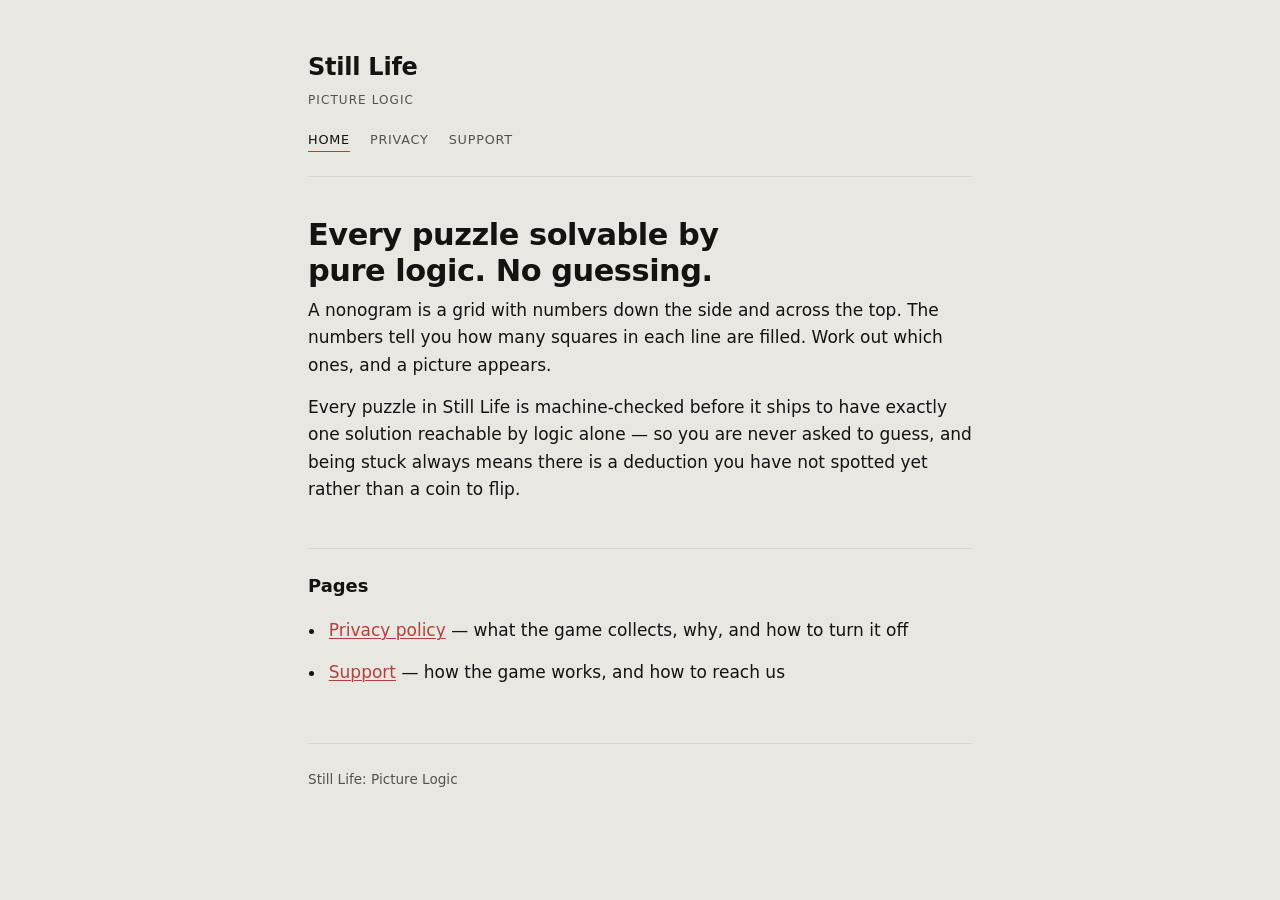
<file: index.html>
<!doctype html>
<html lang="en">
<head>
<meta charset="utf-8">
<meta name="viewport" content="width=device-width, initial-scale=1">
<title>Still Life: Picture Logic</title>
<meta name="description" content="A monochrome nonogram where every puzzle is solvable by pure logic. No guessing.">
<link rel="stylesheet" href="style.css">
</head>
<body>
<div class="wrap">

<header>
  <p class="wordmark">Still Life</p>
  <p class="qualifier">Picture Logic</p>
  <nav>
    <a href="index.html" aria-current="page">Home</a>
    <a href="privacy.html">Privacy</a>
    <a href="support.html">Support</a>
  </nav>
</header>

<h1>Every puzzle solvable by pure logic. No guessing.</h1>

<p>
  A nonogram is a grid with numbers down the side and across the top. The numbers tell you how many
  squares in each line are filled. Work out which ones, and a picture appears.
</p>
<p>
  Every puzzle in Still Life is machine-checked before it ships to have exactly one solution reachable by
  logic alone — so you are never asked to guess, and being stuck always means there is a deduction you
  have not spotted yet rather than a coin to flip.
</p>

<h2>Pages</h2>
<ul>
  <li><a href="privacy.html">Privacy policy</a> — what the game collects, why, and how to turn it off</li>
  <li><a href="support.html">Support</a> — how the game works, and how to reach us</li>
</ul>

<footer>
  <p>Still Life: Picture Logic</p>
</footer>

</div>
</body>
</html>
</file>
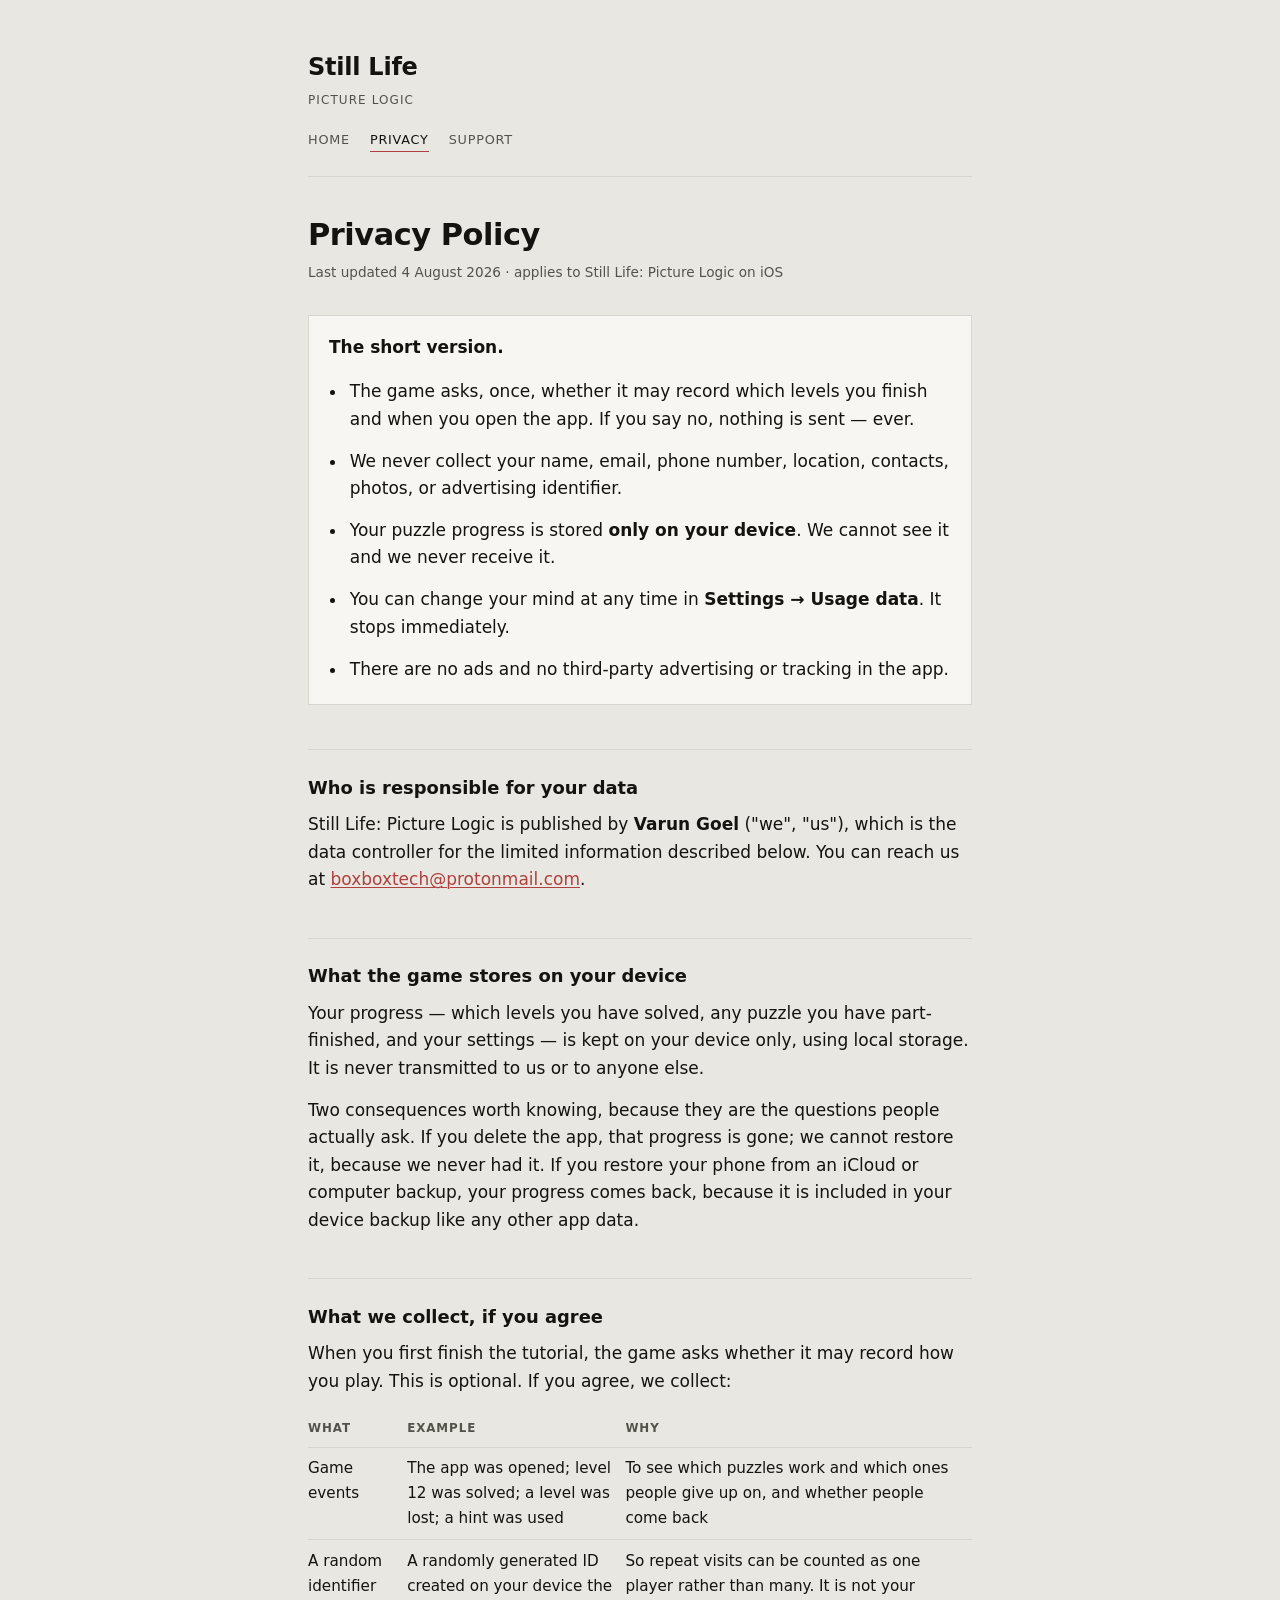
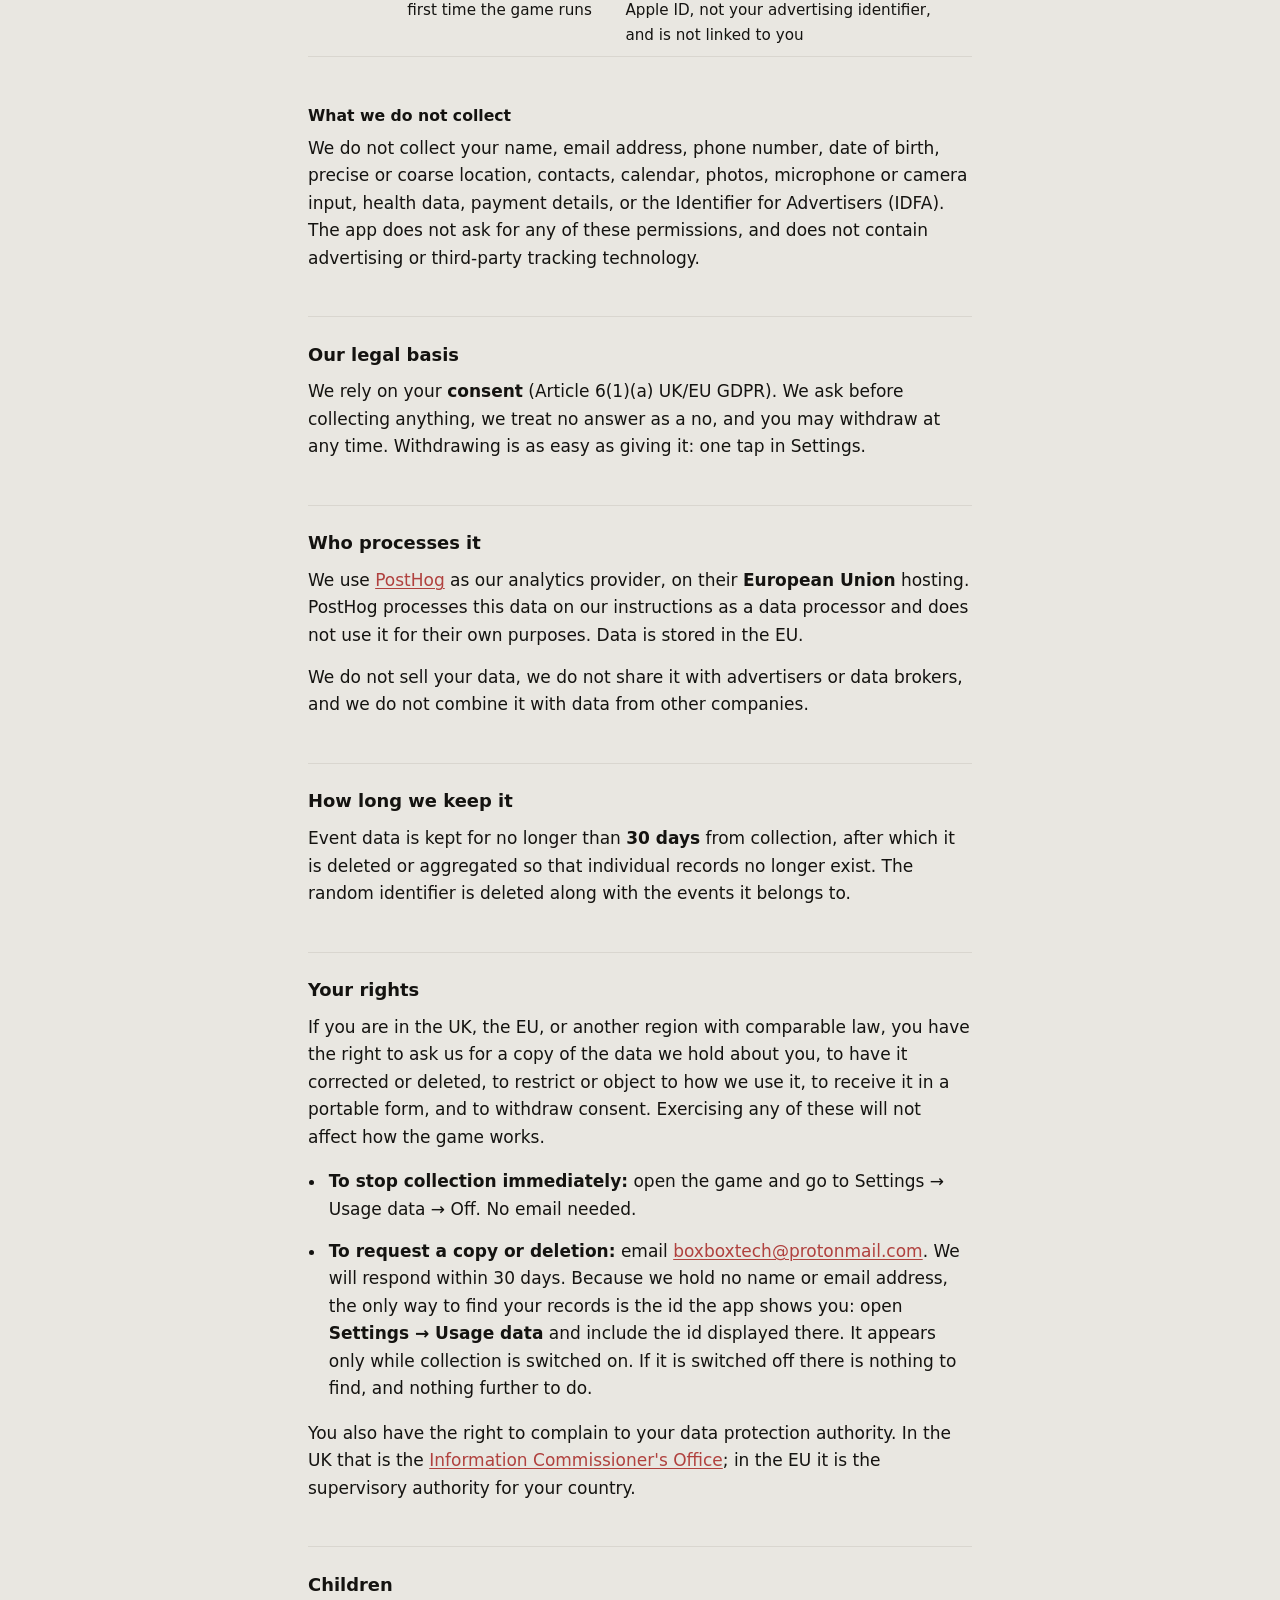
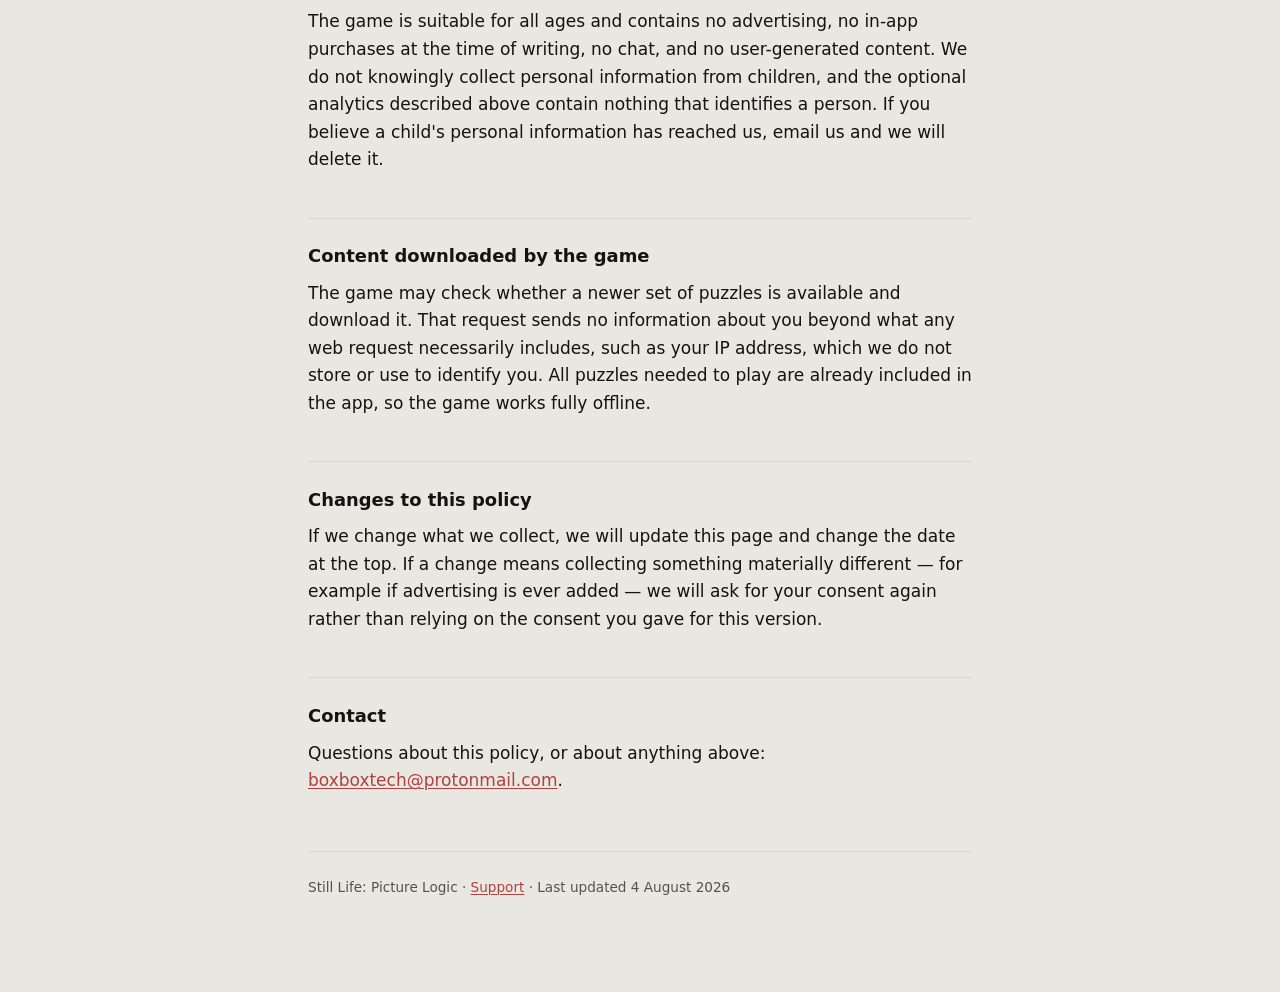
<file: privacy.html>
<!doctype html>
<html lang="en">
<head>
<meta charset="utf-8">
<meta name="viewport" content="width=device-width, initial-scale=1">
<title>Privacy Policy — Still Life: Picture Logic</title>
<meta name="description" content="What Still Life: Picture Logic collects, why, and how to turn it off.">
<link rel="stylesheet" href="style.css">
</head>
<body>
<div class="wrap">

<header>
  <p class="wordmark">Still Life</p>
  <p class="qualifier">Picture Logic</p>
  <nav>
    <a href="index.html">Home</a>
    <a href="privacy.html" aria-current="page">Privacy</a>
    <a href="support.html">Support</a>
  </nav>
</header>

<h1>Privacy Policy</h1>
<p class="updated">Last updated 4 August 2026 · applies to Still Life: Picture Logic on iOS</p>

<div class="summary">
  <p><strong>The short version.</strong></p>
  <ul>
    <li>The game asks, once, whether it may record which levels you finish and when you open the app. If you say no, nothing is sent — ever.</li>
    <li>We never collect your name, email, phone number, location, contacts, photos, or advertising identifier.</li>
    <li>Your puzzle progress is stored <strong>only on your device</strong>. We cannot see it and we never receive it.</li>
    <li>You can change your mind at any time in <strong>Settings → Usage data</strong>. It stops immediately.</li>
    <li>There are no ads and no third-party advertising or tracking in the app.</li>
  </ul>
</div>

<h2>Who is responsible for your data</h2>
<p>
  Still Life: Picture Logic is published by <strong>Varun Goel</strong> ("we", "us"), which is the
  data controller for the limited information described below. You can reach us at
  <a href="mailto:boxboxtech@protonmail.com">boxboxtech@protonmail.com</a>.
</p>

<h2>What the game stores on your device</h2>
<p>
  Your progress — which levels you have solved, any puzzle you have part-finished, and your settings —
  is kept on your device only, using local storage. It is never transmitted to us or to anyone else.
</p>
<p>
  Two consequences worth knowing, because they are the questions people actually ask. If you delete the
  app, that progress is gone; we cannot restore it, because we never had it. If you restore your phone
  from an iCloud or computer backup, your progress comes back, because it is included in your device
  backup like any other app data.
</p>

<h2>What we collect, if you agree</h2>
<p>
  When you first finish the tutorial, the game asks whether it may record how you play. This is
  optional. If you agree, we collect:
</p>
<div class="scroll">
<table>
  <thead>
    <tr><th>What</th><th>Example</th><th>Why</th></tr>
  </thead>
  <tbody>
    <tr>
      <td>Game events</td>
      <td>The app was opened; level 12 was solved; a level was lost; a hint was used</td>
      <td>To see which puzzles work and which ones people give up on, and whether people come back</td>
    </tr>
    <tr>
      <td>A random identifier</td>
      <td>A randomly generated ID created on your device the first time the game runs</td>
      <td>So repeat visits can be counted as one player rather than many. It is not your Apple ID, not your advertising identifier, and is not linked to you</td>
    </tr>
  </tbody>
</table>
</div>

<h3>What we do not collect</h3>
<p>
  We do not collect your name, email address, phone number, date of birth, precise or coarse location,
  contacts, calendar, photos, microphone or camera input, health data, payment details, or the
  Identifier for Advertisers (IDFA). The app does not ask for any of these permissions, and does not
  contain advertising or third-party tracking technology.
</p>

<h2>Our legal basis</h2>
<p>
  We rely on your <strong>consent</strong> (Article 6(1)(a) UK/EU GDPR). We ask before collecting
  anything, we treat no answer as a no, and you may withdraw at any time. Withdrawing is as easy as
  giving it: one tap in Settings.
</p>

<h2>Who processes it</h2>
<p>
  We use <a href="https://posthog.com/" rel="noopener">PostHog</a> as our analytics provider, on their
  <strong>European Union</strong> hosting. PostHog processes this data on our instructions as a data
  processor and does not use it for their own purposes. Data is stored in the EU.
</p>
<p>
  We do not sell your data, we do not share it with advertisers or data brokers, and we do not combine
  it with data from other companies.
</p>

<h2>How long we keep it</h2>
<p>
  Event data is kept for no longer than <strong>30 days</strong> from collection, after which it is
  deleted or aggregated so that individual records no longer exist. The random identifier is deleted
  along with the events it belongs to.
</p>

<h2>Your rights</h2>
<p>
  If you are in the UK, the EU, or another region with comparable law, you have the right to ask us for
  a copy of the data we hold about you, to have it corrected or deleted, to restrict or object to how we
  use it, to receive it in a portable form, and to withdraw consent. Exercising any of these will not
  affect how the game works.
</p>
<ul>
  <li><strong>To stop collection immediately:</strong> open the game and go to Settings → Usage data →
    Off. No email needed.</li>
  <li><strong>To request a copy or deletion:</strong> email <a href="mailto:boxboxtech@protonmail.com">boxboxtech@protonmail.com</a>.
    We will respond within 30 days. Because we hold no name or email address, the only way to find your
    records is the id the app shows you: open <strong>Settings &rarr; Usage data</strong> and include the
    id displayed there. It appears only while collection is switched on. If it is switched off there is
    nothing to find, and nothing further to do.</li>
</ul>
<p>
  You also have the right to complain to your data protection authority. In the UK that is the
  <a href="https://ico.org.uk/" rel="noopener">Information Commissioner's Office</a>; in the EU it is
  the supervisory authority for your country.
</p>

<h2>Children</h2>
<p>
  The game is suitable for all ages and contains no advertising, no in-app purchases at the time of
  writing, no chat, and no user-generated content. We do not knowingly collect personal information
  from children, and the optional analytics described above contain nothing that identifies a person.
  If you believe a child's personal information has reached us, email us and we will delete it.
</p>

<h2>Content downloaded by the game</h2>
<p>
  The game may check whether a newer set of puzzles is available and download it. That request sends no
  information about you beyond what any web request necessarily includes, such as your IP address, which
  we do not store or use to identify you. All puzzles needed to play are already included in the app, so
  the game works fully offline.
</p>

<h2>Changes to this policy</h2>
<p>
  If we change what we collect, we will update this page and change the date at the top. If a change
  means collecting something materially different — for example if advertising is ever added — we will
  ask for your consent again rather than relying on the consent you gave for this version.
</p>

<h2>Contact</h2>
<p>
  Questions about this policy, or about anything above:
  <a href="mailto:boxboxtech@protonmail.com">boxboxtech@protonmail.com</a>.
</p>

<footer>
  <p>Still Life: Picture Logic · <a href="support.html">Support</a> · Last updated 4 August 2026</p>
</footer>

</div>
</body>
</html>
</file>
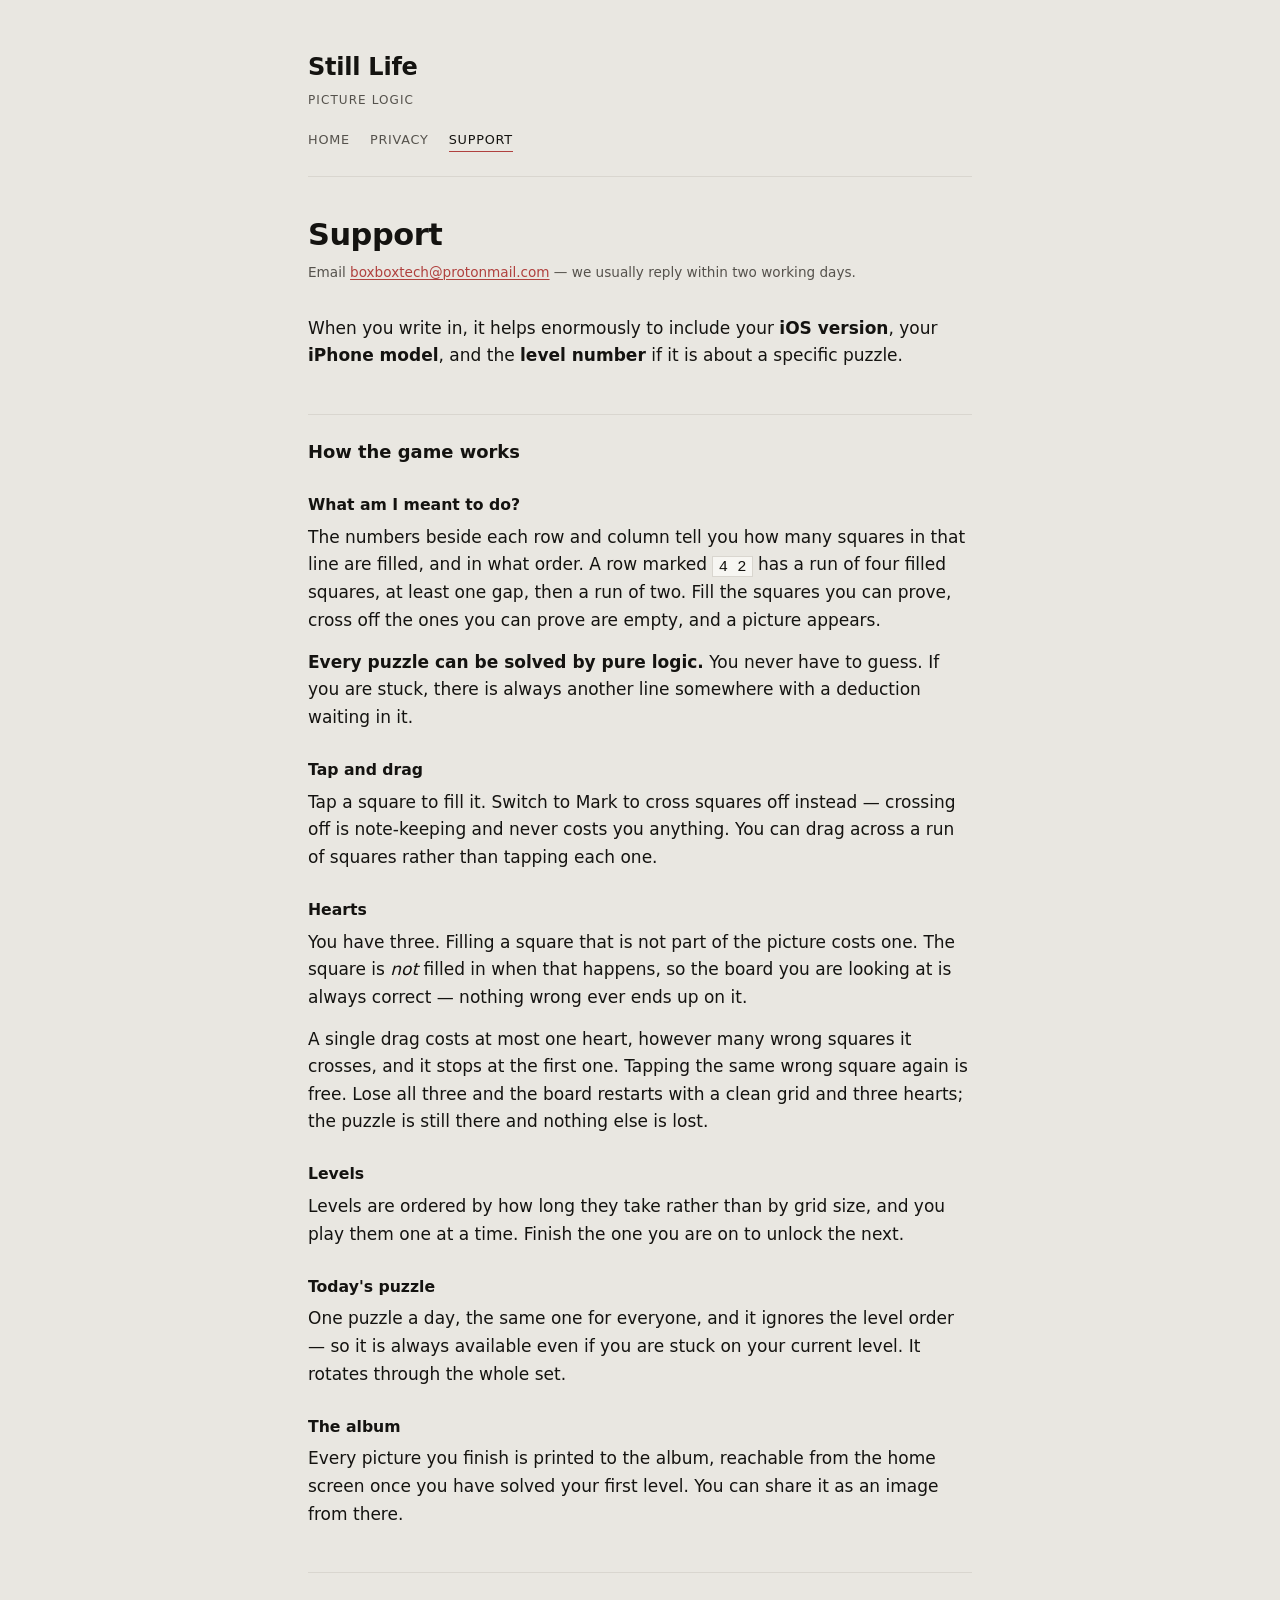
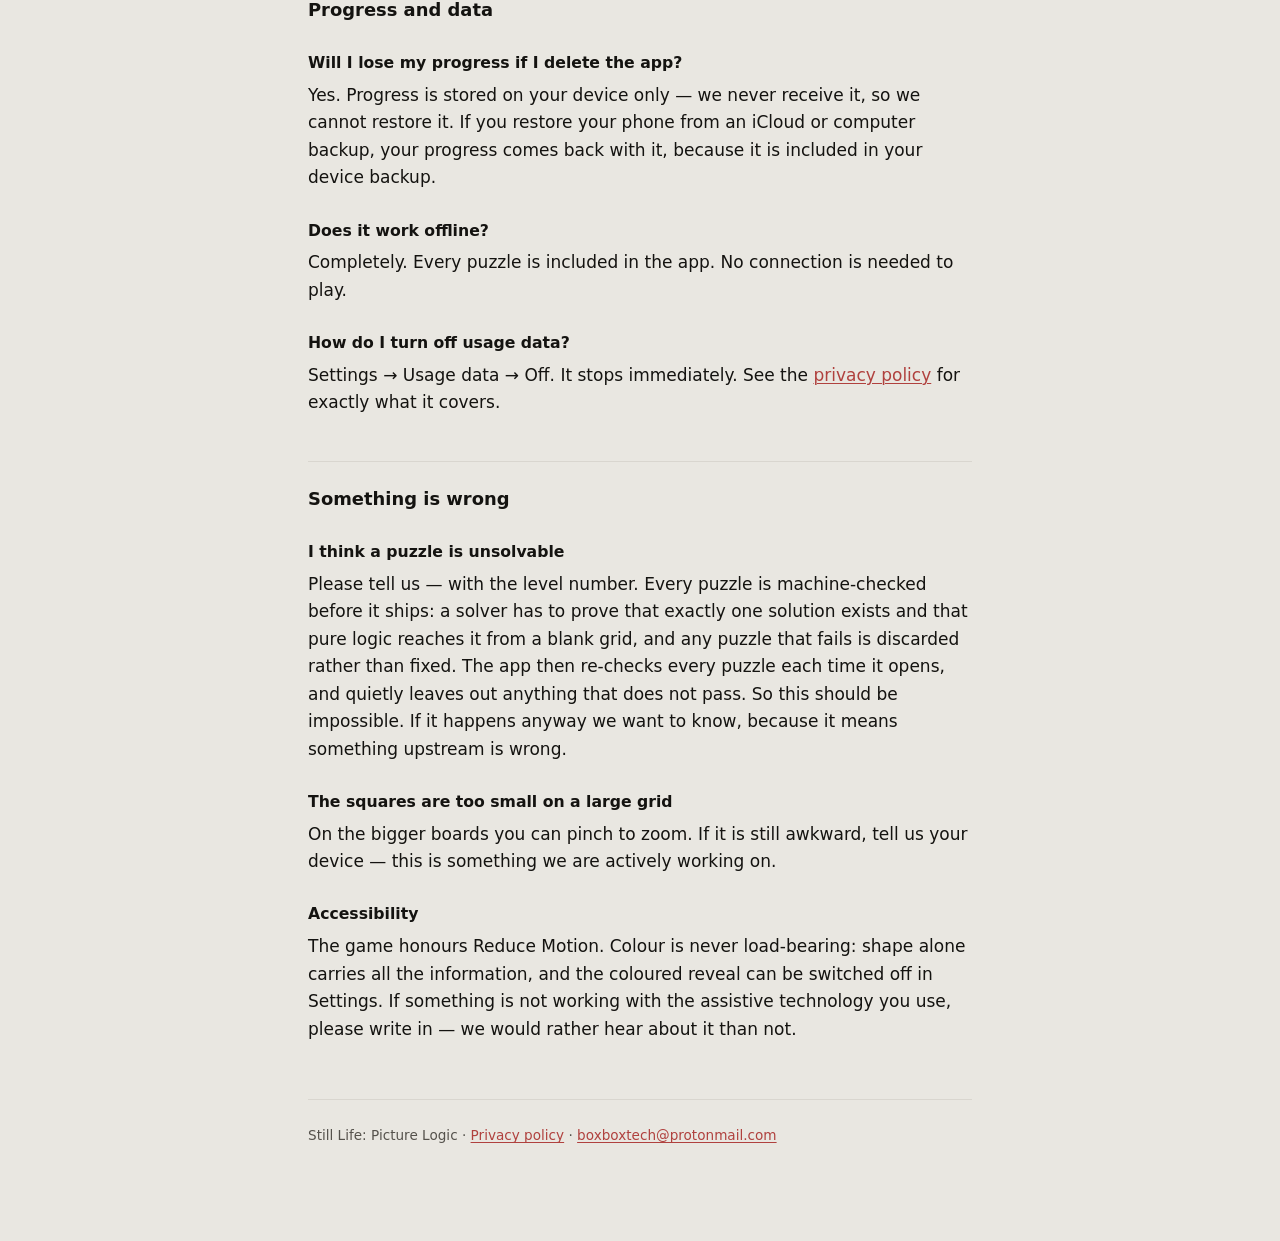
<file: support.html>
<!doctype html>
<html lang="en">
<head>
<meta charset="utf-8">
<meta name="viewport" content="width=device-width, initial-scale=1">
<title>Support — Still Life: Picture Logic</title>
<meta name="description" content="Help with Still Life: Picture Logic — progress, hearts, the daily puzzle, and how to get in touch.">
<link rel="stylesheet" href="style.css">
</head>
<body>
<div class="wrap">

<header>
  <p class="wordmark">Still Life</p>
  <p class="qualifier">Picture Logic</p>
  <nav>
    <a href="index.html">Home</a>
    <a href="privacy.html">Privacy</a>
    <a href="support.html" aria-current="page">Support</a>
  </nav>
</header>

<h1>Support</h1>
<p class="updated">Email <a href="mailto:boxboxtech@protonmail.com">boxboxtech@protonmail.com</a> — we usually reply within two working days.</p>

<p>
  When you write in, it helps enormously to include your <strong>iOS version</strong>, your
  <strong>iPhone model</strong>, and the <strong>level number</strong> if it is about a specific puzzle.
</p>

<h2>How the game works</h2>

<h3>What am I meant to do?</h3>
<p>
  The numbers beside each row and column tell you how many squares in that line are filled, and in what
  order. A row marked <code>4 2</code> has a run of four filled squares, at least one gap, then a run of
  two. Fill the squares you can prove, cross off the ones you can prove are empty, and a picture appears.
</p>
<p>
  <strong>Every puzzle can be solved by pure logic.</strong> You never have to guess. If you are stuck,
  there is always another line somewhere with a deduction waiting in it.
</p>

<h3>Tap and drag</h3>
<p>
  Tap a square to fill it. Switch to Mark to cross squares off instead — crossing off is note-keeping and
  never costs you anything. You can drag across a run of squares rather than tapping each one.
</p>

<h3>Hearts</h3>
<p>
  You have three. Filling a square that is not part of the picture costs one. The square is
  <em>not</em> filled in when that happens, so the board you are looking at is always correct — nothing
  wrong ever ends up on it.
</p>
<p>
  A single drag costs at most one heart, however many wrong squares it crosses, and it stops at the
  first one. Tapping the same wrong square again is free. Lose all three and the board restarts with a
  clean grid and three hearts; the puzzle is still there and nothing else is lost.
</p>

<h3>Levels</h3>
<p>
  Levels are ordered by how long they take rather than by grid size, and you play them one at a time.
  Finish the one you are on to unlock the next.
</p>

<h3>Today's puzzle</h3>
<p>
  One puzzle a day, the same one for everyone, and it ignores the level order — so it is always
  available even if you are stuck on your current level. It rotates through the whole set.
</p>

<h3>The album</h3>
<p>
  Every picture you finish is printed to the album, reachable from the home screen once you have solved
  your first level. You can share it as an image from there.
</p>

<h2>Progress and data</h2>

<h3>Will I lose my progress if I delete the app?</h3>
<p>
  Yes. Progress is stored on your device only — we never receive it, so we cannot restore it. If you
  restore your phone from an iCloud or computer backup, your progress comes back with it, because it is
  included in your device backup.
</p>

<h3>Does it work offline?</h3>
<p>
  Completely. Every puzzle is included in the app. No connection is needed to play.
</p>

<h3>How do I turn off usage data?</h3>
<p>
  Settings → Usage data → Off. It stops immediately. See the
  <a href="privacy.html">privacy policy</a> for exactly what it covers.
</p>

<h2>Something is wrong</h2>

<h3>I think a puzzle is unsolvable</h3>
<p>
  Please tell us — with the level number. Every puzzle is machine-checked before it ships: a solver has
  to prove that exactly one solution exists and that pure logic reaches it from a blank grid, and any
  puzzle that fails is discarded rather than fixed. The app then re-checks every puzzle each time it
  opens, and quietly leaves out anything that does not pass. So this should be impossible. If it happens
  anyway we want to know, because it means something upstream is wrong.
</p>

<h3>The squares are too small on a large grid</h3>
<p>
  On the bigger boards you can pinch to zoom. If it is still awkward, tell us your device — this is
  something we are actively working on.
</p>

<h3>Accessibility</h3>
<p>
  The game honours Reduce Motion. Colour is never load-bearing: shape alone carries all the information,
  and the coloured reveal can be switched off in Settings. If something is not working with the
  assistive technology you use, please write in — we would rather hear about it than not.
</p>

<footer>
  <p>Still Life: Picture Logic · <a href="privacy.html">Privacy policy</a> · <a href="mailto:boxboxtech@protonmail.com">boxboxtech@protonmail.com</a></p>
</footer>

</div>
</body>
</html>
</file>
<file: style.css>
/*
 * Still Life: Picture Logic — legal and support pages.
 *
 * Palette taken from the app's own DESIGN.md so these pages read as part of the product rather than
 * as a bolted-on legal obligation: warm paper, warm-shifted ink, clay accent.
 *
 * No webfonts. A privacy policy has to load for anyone, on anything, including a reviewer on a bad
 * connection — and a system font stack costs nothing and never fails.
 */

:root {
  --paper: #e9e7e1;
  --surface: #f7f6f2;
  --ink: #141310;
  --ink-quiet: #55524c;
  --rule: #d9d6cf;
  --rule-strong: #b4b0a7;
  --accent: #b0413e;
}

@media (prefers-color-scheme: dark) {
  :root {
    --paper: #17171a;
    --surface: #1e1e22;
    --ink: #eceae4;
    --ink-quiet: #a9a59c;
    --rule: #32323a;
    --rule-strong: #4a4a54;
    --accent: #e08a72;
  }
}

* { box-sizing: border-box; }

html { -webkit-text-size-adjust: 100%; }

body {
  margin: 0;
  background: var(--paper);
  color: var(--ink);
  font-family: ui-sans-serif, system-ui, -apple-system, "Segoe UI", Roboto, Helvetica, Arial, sans-serif;
  font-size: 17px;
  line-height: 1.62;
}

.wrap {
  /* ~68 characters at this size — a readable measure for prose people are obliged to read. */
  max-width: 44rem;
  margin: 0 auto;
  padding: 3rem 1.25rem 5rem;
}

header { border-bottom: 1px solid var(--rule); padding-bottom: 1.5rem; margin-bottom: 2.5rem; }

.wordmark { font-size: 1.5rem; font-weight: 700; letter-spacing: -0.01em; margin: 0; }
.qualifier {
  margin: 0.25rem 0 0;
  font-size: 0.75rem;
  letter-spacing: 0.09em;
  text-transform: uppercase;
  color: var(--ink-quiet);
}

nav { margin-top: 1.25rem; display: flex; gap: 1.25rem; flex-wrap: wrap; }
nav a {
  font-size: 0.8rem;
  letter-spacing: 0.06em;
  text-transform: uppercase;
  color: var(--ink-quiet);
  text-decoration: none;
  border-bottom: 1px solid transparent;
}
nav a:hover, nav a:focus { color: var(--ink); border-bottom-color: var(--rule-strong); }
nav a[aria-current="page"] { color: var(--ink); border-bottom-color: var(--accent); }

h1 { font-size: 1.9rem; line-height: 1.18; letter-spacing: -0.015em; margin: 0 0 0.5rem; text-wrap: balance; }
h2 {
  font-size: 1.12rem;
  margin: 2.75rem 0 0.6rem;
  padding-top: 1.4rem;
  border-top: 1px solid var(--rule);
  text-wrap: balance;
}
h3 { font-size: 0.98rem; margin: 1.6rem 0 0.4rem; }

.updated { color: var(--ink-quiet); font-size: 0.85rem; margin: 0 0 2rem; }

p, li { margin: 0 0 0.9rem; }
ul { padding-left: 1.15rem; }
li { padding-left: 0.15rem; }

a { color: var(--accent); text-decoration-thickness: 1px; text-underline-offset: 2px; }

strong { font-weight: 650; }

/* Plain-language summary at the top of the policy. Not a legal device — just the honest short
   version, because a policy nobody reads protects nobody. */
.summary {
  background: var(--surface);
  border: 1px solid var(--rule);
  padding: 1.1rem 1.25rem 0.4rem;
  margin: 0 0 2.25rem;
}
.summary p:first-child { margin-top: 0; }
.summary ul { margin-bottom: 0.9rem; }

table { width: 100%; border-collapse: collapse; margin: 0 0 1.25rem; font-size: 0.95rem; }
th, td { text-align: left; padding: 0.55rem 0.7rem 0.55rem 0; border-bottom: 1px solid var(--rule); vertical-align: top; }
th { font-size: 0.74rem; letter-spacing: 0.08em; text-transform: uppercase; color: var(--ink-quiet); font-weight: 600; }

/* Long tables must scroll inside themselves rather than pushing the page sideways. */
.scroll { overflow-x: auto; }

footer {
  margin-top: 3.5rem;
  padding-top: 1.5rem;
  border-top: 1px solid var(--rule);
  color: var(--ink-quiet);
  font-size: 0.85rem;
}

code {
  font-family: ui-monospace, SFMono-Regular, Menlo, monospace;
  font-size: 0.9em;
  background: var(--surface);
  border: 1px solid var(--rule);
  padding: 0.05em 0.35em;
}
</file>
